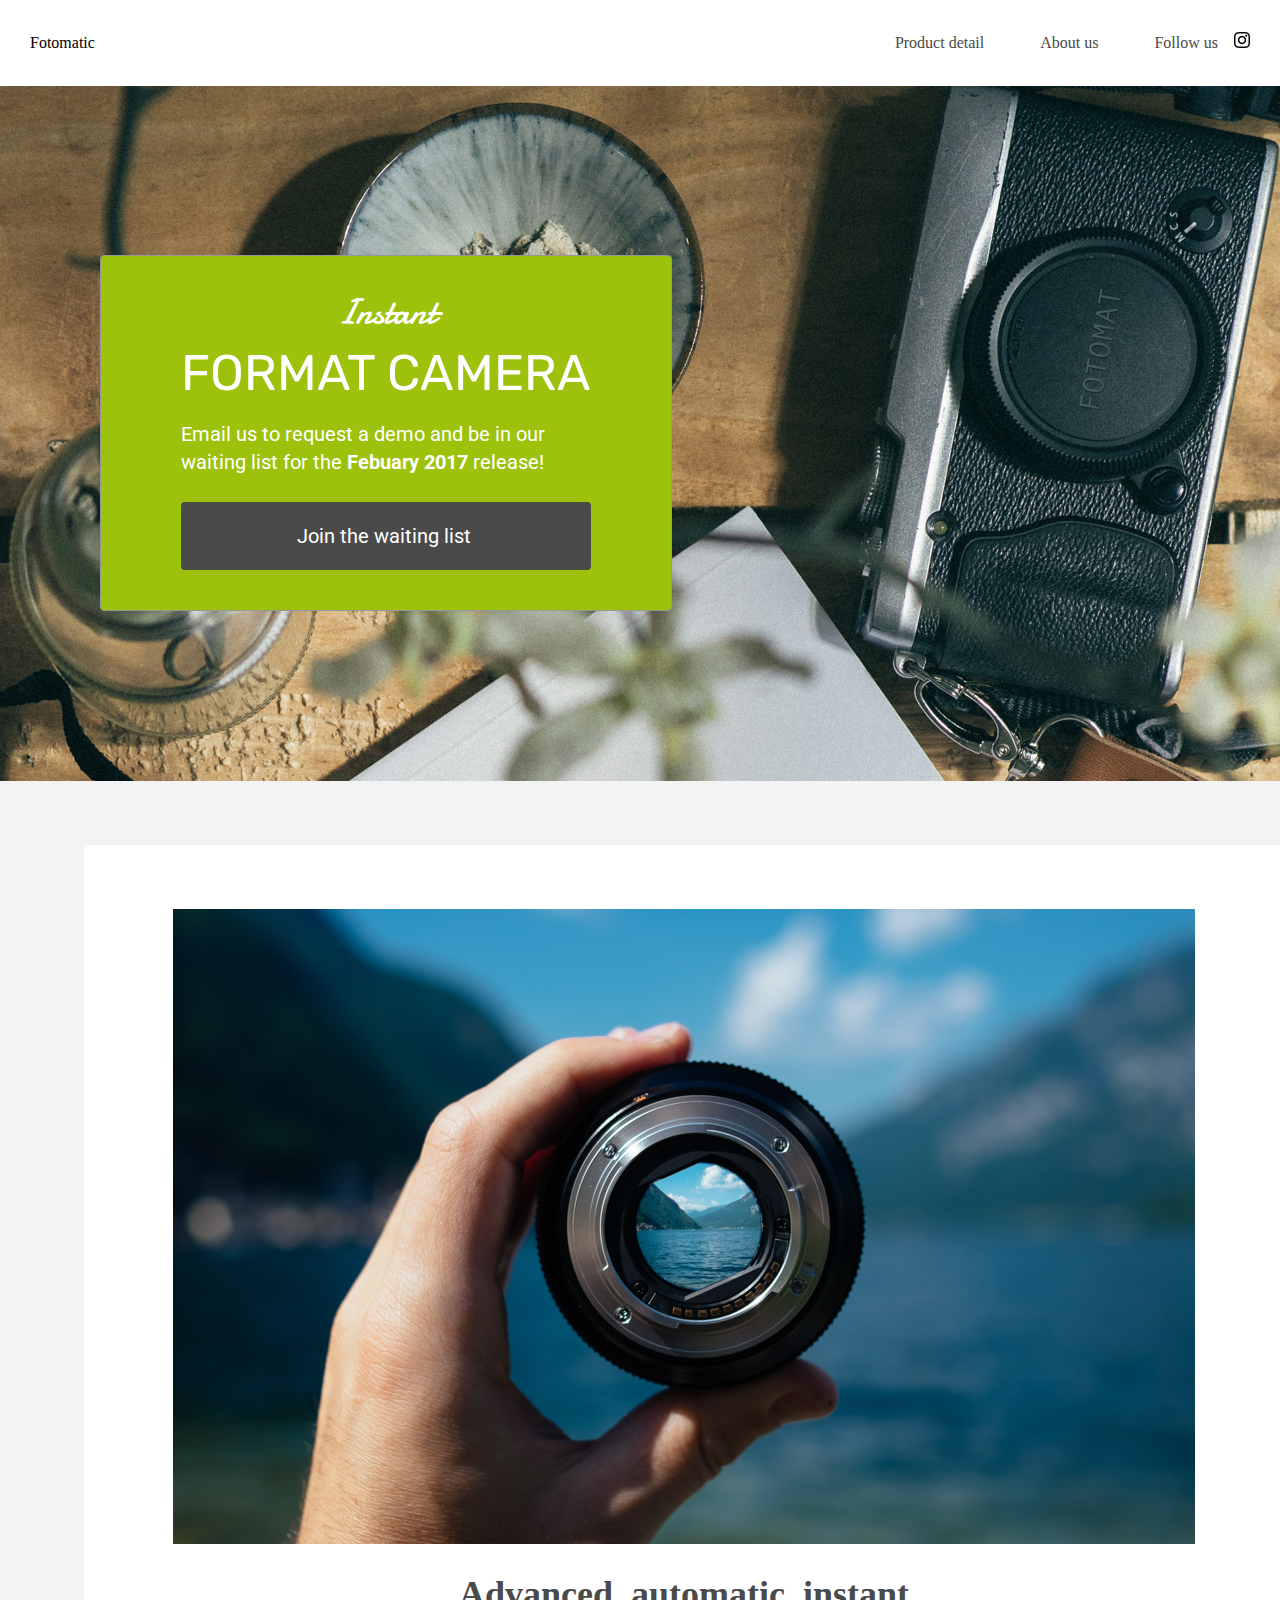
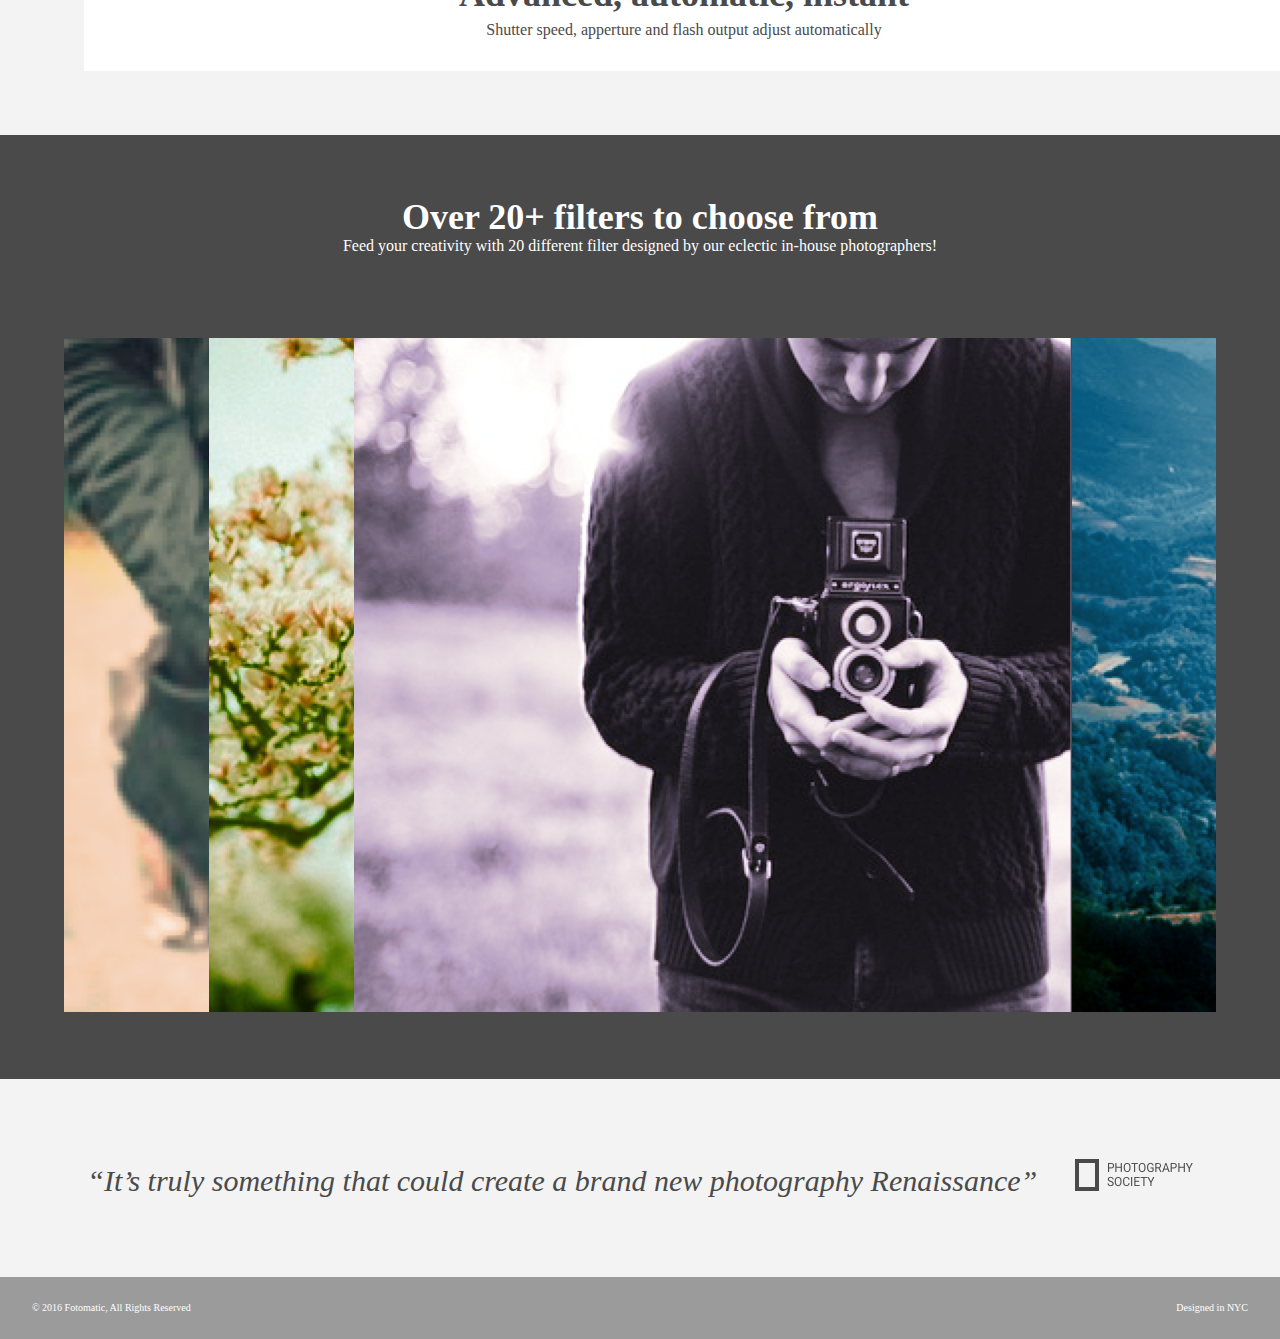
<file: index.html>
<!DOCTYPE html>
<html lang="en-us">
<head>
  <link href="https://fonts.googleapis.com/css?family=Damion" rel="stylesheet">
  <link href="https://fonts.googleapis.com/css?family=Rubik" rel="stylesheet">
  <link href="https://fonts.googleapis.com/css?family=Roboto:300,400,600,700" rel="stylesheet">
  <link rel="stylesheet" href="./resources/css/style.css">
  <link rel="stylesheet" href="./resources/css/reset.css">
  <meta charset="UTF-8">
</head>
<body>
  <!-- Header -->
  <header>
    <div class="content">
      <a href="index.html" class="desktop logo">Fotomatic</a>
      <nav class="desktop">
        <ul>
          <li><a href="#">Product detail</a></li>
          <li><a href="#">About us</a></li>
          <li><a href="https://www.instagram.com/">Follow us <img class="icon" src="./resources/images/instagram.png"></a></li>
        </ul>
      </nav>
      <nav class="mobile">
        <ul>
          <li><a href="#"><img src="./resources/images/ic-logo.svg"></a></li>
          <li><a href="#"><img src="./resources/images/ic-product-detail.svg"></a></li>
          <li><a href="#"><img src="./resources/images/ic-about-us.svg"></a></li>
          <li><a href="#" class="button">Join us</a></li>
        </ul>
      </nav>
    </div>
  </header>

  <!-- Main Content -->
  <div class="main-content">

    <!-- Sign Up Section -->
    <div id="sign-up-section" class="banner">
      <div id="sign-up-cta">
        <div class="content_center">
          <div class="header">
            <h2 class="cursive">Instant</h2>
            <h1 class="striking">FORMAT CAMERA</h1>
          </div>
          <div class="email">
            <span>
              Email us to request a demo and be in our waiting list for the <strong>Febuary 2017</strong> release!
            </span>
            <div class="button">Join the waiting list</div>
          </div>
        </div>
      </div>
    </div>

    <!-- Features Section -->
    <div id="features-section">
      <div class="feature">
        <div class="center">
          <div class="image-container" id="container1">
            <img src="./resources/images/feature-1.png" class="image1"/>
          </div>
          <div class="content">
            <h2>Advanced, automatic, instant</h2>
            <h3>Shutter speed, apperture and flash output adjust automatically</h3>
          </div>
        </div>
      </div>
      <div class="feature">
        <div class="center">
          <div class="image-container" id="container1">
            <img src="./resources/images/feature-2.png" class="image1"/>
          </div>
          <div class="content">
            <h2>Beautifully crafted inside-out</h2>
            <h3>From the paint outside to the tiny screw inside, Fotomatic is crafted with love and 20-year of expertise</h3>
          </div>
        </div>
      </div>
    </div>

    <!-- Filters Section -->
    <div id="filters-section">
      <div class="content center">
        <h2>Over 20+ filters to choose from</h2>
        <h3>Feed your creativity with 20 different filter designed by our eclectic in-house photographers!</h3>
      </div>
      <div class="images-container">
        <div class="image-container">
          <img src="./resources/images/filter-1.png" />
        </div>
        <div class="image-container">
          <img src="./resources/images/filter-2.png" />
        </div>
        <div class="image-container3">
          <img src="./resources/images/filter-3.png" />
        </div>
        <div class="image-container extra">
          <img src="./resources/images/filter-4.png" />
        </div>
      </div>
    </div>

    <!--Quotes Section-->

    <div id="quotes-section">
      <div class="content center">
        <span class="quote">“It’s truly something that could create a brand new photography Renaissance”</span>
        <img class="quote-citation" src="./resources/images/photography-logo.png" />
      </div>
    </div>

    <!-- Footer -->
     
    <footer>
      <div class="content">
        <span class="copyright">© 2016  Fotomatic, All Rights Reserved</span>
        <span class="location">Designed in NYC</span>
      </div>
    </footer>

  </div>
</body>
</html>
</file>
<file: resources/css/style.css>
/* Universal Styles */

html {
  font-family: "Roboto", sans-serif;
  font-size: 16px;
  box-sizing: border-box;
}

.main-content {
  position: relative;
  top: 5.3125rem; /* To offset for fixed header. */
}

.center {
  text-align: center;
}



.button {
  border-radius: 4px;
  background-color: #4a4a4a;
  color: white;
}

.image-container {
  overflow: hidden;
}

.image-container img {
  display: block;
}

@media only screen and (max-width: 760px) {
  .main-content {
    top: 2.5625rem;
  }
}

/* Header */

header {
  position: fixed;
  width: 100%;
  border-bottom: solid 1px #c6c1c1;
  background-color: white;
  z-index: 1;

  
}

header .content {
  display: flex;
  align-items: center;
  padding: 1.875rem;
  
  
}

header .logo {
  flex: 1;
}

header nav ul {
  display: flex;
}

nav li {
  padding-left: 3.5rem;
}

nav a {
  vertical-align: bottom;
  line-height: 1.6rem;
  font-size: 1rem;
  color: #4a4a4a;
}

header .icon {
  width: 1rem;
  padding-left: .75rem;
}

header .mobile {
  display: none;
}

@media only screen and (max-width: 760px) {
  header .desktop {
    display: none;
  }

  header .mobile {
    display: block;
    width: 100%;
  }

  header .content {
    padding: .5rem 0;
    
  }

  header .mobile ul {
    display: flex;
    justify-content: space-around;
    align-items: center;
    width: 100%;
  }

  header .mobile li {
    padding: 0;
  }

  header .mobile .button {
    padding: .1875rem .5rem;
    background-color: #9dc20b;
    line-height: 1.6;
    color: white;
  }
}

/* Sign Up Section */

#sign-up-section {
  display: flex;
  justify-content: flex-start;
  align-items: flex-start;
  height: 43.5rem;
  background-image: url("/resources/images/banner-landingpage.jpg");
  background-size: cover;
  background-position: center;
  margin: auto;
}

#sign-up-cta {
  display: flex;
  padding: 0 5rem 2.5rem 5rem;
  border: solid 1px #979797;
  border-radius: 4px;
  background-color: #9dc20b;
  position: absolute;
  margin-top: 10.625rem;
  margin-left: 6.25rem;
  margin-bottom: 10.625rem;

}

#sign-up-cta .content_center {
  display: flex;
  flex-direction: column;
  justify-content: center;
  justify-items: center;
  width: 25.625rem;
  margin-top: 2rem;
  font-family: "Roboto", sans-serif;
  font-size: 1.25rem;
  line-height: 1.4;
  color: white;
}

#sign-up-cta h1 {
  font-size: 3.125rem;
}

#sign-up-cta h2 {
  font-size: 2.25rem;
  display: flex;
  justify-content: center;
}

#sign-up-cta span strong {
  font-weight: bold;
}

#sign-up-cta .cursive {
  font-family: "Damion", cursive;
}

#sign-up-cta .striking {
  font-family: "Rubik", sans-serif;
  padding-bottom: .75rem;
}

#sign-up-cta .button {
  margin-top: 1.625rem;
  padding: 1.25rem 7.25rem;
}

@media only screen and (max-width: 760px) {
  #sign-up-section {
    align-items: center;
    justify-content: center;
    height: 28rem;
  }

  #sign-up-cta {
    position: absolute;
    width: auto;
    height: auto;
    background-color: transparent;
    border: none;
  }

  #sign-up-cta .content {
    margin-top: 0;
  }

  #sign-up-cta .email {
    display: none;
  }

  #sign-up-cta h1 {
    font-size: 3.125rem;
  }

  #sign-up-cta h2 {
    font-size: 2.25rem;
  }
}

@media only screen and (max-width: 450px) {
  #sign-up-section {
    height: 20rem;
  }

  #sign-up-cta h1 {
    font-size: 2.25rem;
  }

  #sign-up-cta h2 {
    font-size: 2rem;
  }
}






   
 







/* Features Section */

#features-section {
  display: flex;
  justify-content: space-evenly;
  align-content: center;
  padding: 4rem 5%;
  background-color: #f3f3f3;
  margin-top: auto;
 
 
 
}

.feature {
  flex: 1;
  padding: 2rem;
  margin: 0px 1.25rem;
  background-color: white;
}

.feature .image-container {
  display: flex;
  justify-items: center;
  justify-content: center;
  align-items: center;
  width: 90%;
  height: auto;
  margin: 32px auto;
 
}

#container1 {
  height: 635px;
}


.feature h2 {
  padding-bottom: .5rem;
  font-size: 2.25rem;
  font-weight: bold;
  color: #4a4a4a;
}

.feature h3 {
  font-size: 1rem;
  line-height: 1.2;
  font-weight: 300;
  color: #4a4a4a;
}


  
   
  




@media only screen and (max-width: 768px) {
  .feature h2 {
    font-size: 1.125rem;
    line-height: 1.3;
    font-weight: normal;
  }

  .feature h3 {
    font-size: .875rem;
    line-height: 1.4;
  }
}

@media only screen and (max-width: 760px) {
  #container1 {
    display: flex;
    flex-flow: column;
    flex-wrap: wrap;
    padding: 0;
    width: 50%;
   
  }

  .feature {
    margin: 0;
    padding: 1.25rem 1rem 0 1rem;
  }
}

/* Filters Section */

#filters-section {
  padding: 4rem 0;
  background-color: #4a4a4a;
}

#filters-section .content {
  padding: 0 .625rem;
  margin-bottom: 5rem;
}

#filters-section .content h2 {
  font-size: 2.25rem;
  font-weight: bold;
  color: white;
}

#filters-section .content h3 {
  font-size: 1rem;
  line-height: 1.4;
  font-weight: 300;
  color: white;
}

#filters-section .images-container {
  max-width: 90%;
  display: flex;
  justify-content: center;
  justify-items: center;
  margin: 0 auto;
}


@media only screen and (max-width: 760px) {
  #filters-section {
    padding: 1.5rem 0 0 0;
  }

  #filters-section .content {
    margin-bottom: 1rem;
  }

  #filters-section .content h2 {
    padding-bottom: .625rem;
    font-size: 1.125rem;
    line-height: 1.3;
    font-weight: normal;
  }

  #filters-section .content h3 {
    font-size: .875rem;
    line-height: 1.4;
  }

  #filters-section .images-container {
    padding: 0;
  }

  #filters-section .extra {
    display: none;
  }
}

/* Quotes Section */

#quotes-section {
  background-color: #f3f3f3;
}

#quotes-section div {
  padding: 5rem 0;
}

#quotes-section  {
  padding-right: 1.875rem;
  font-family: "Palatino", serif;
  font-size: 1.875rem;
  line-height: 1.1;
  font-style: italic;
  color: #4a4a4a;
}

.quote {
  padding: 30px;
}

#quotes-section quote-citation {
  height: 1.875rem;
}

@media only screen and (max-width: 760px) {
  #quotes-section content {
    padding: 1.875rem .625rem;
  }

  #quotes-section quote {
    font-size: 1.5rem;
    line-height: 1.4;
  }

  #quotes-section quote-citation {
    display: block;
    padding-top: 1rem;
    margin: auto;
  }
}

/* Footer */

footer {
  display: flex;
  justify-content: space-between;
  align-content: center;
  background-color: #9b9b9b;
  padding: 1.5rem 2rem;
  height: 62px;
}

footer .content {
  color: white;
  display: flex;
  font-size: 12px;
  font-family: "Roboto-regular";
  margin: auto 32px;
}

footer .copyright {
  flex-grow: 1;
}

@media only screen and (min-width: 760px) {
  footer .content {
    font-size: .625rem;
  }
}
</file>
